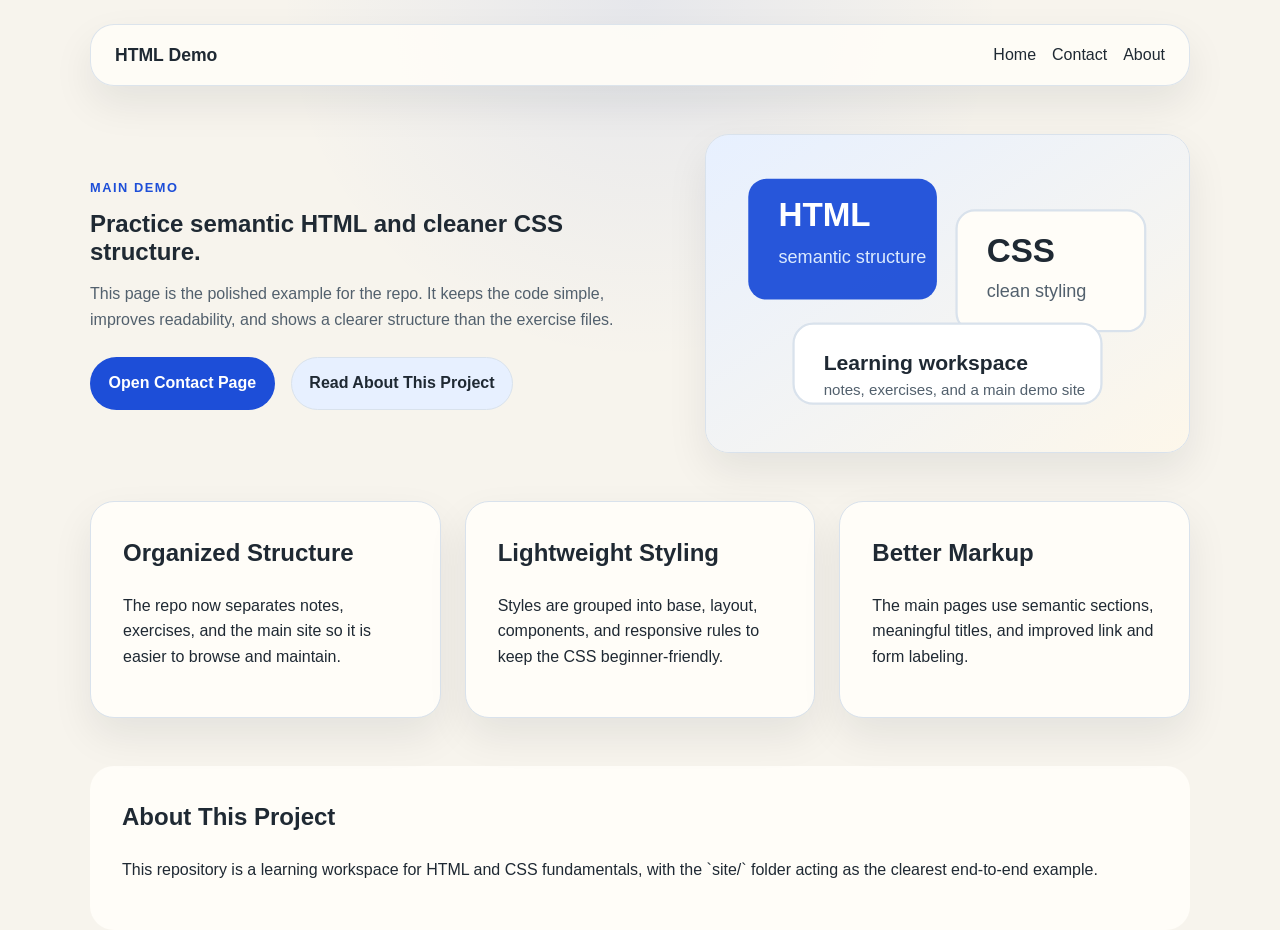
<file: site/index.html>
<!DOCTYPE html>
<html lang="en">
<head>
  <meta charset="UTF-8">
  <meta name="viewport" content="width=device-width, initial-scale=1.0">
  <title>HTML Demo Site</title>
  <link rel="stylesheet" href="style.css">
</head>
<body>
  <header class="site-header">
    <nav class="site-nav" aria-label="Main navigation">
      <a class="site-nav__brand" href="./index.html">HTML Demo</a>
      <ul class="site-nav__links">
        <li><a aria-current="page" href="./index.html">Home</a></li>
        <li><a href="./contact.html">Contact</a></li>
        <li><a href="#about">About</a></li>
      </ul>
    </nav>
  </header>

  <main>
    <section class="hero">
      <div class="hero__content">
        <p class="eyebrow">Main Demo</p>
        <h1>Practice semantic HTML and cleaner CSS structure.</h1>
        <p class="lead">
          This page is the polished example for the repo. It keeps the code simple,
          improves readability, and shows a clearer structure than the exercise files.
        </p>
        <div class="hero__actions">
          <a class="button button--primary" href="./contact.html">Open Contact Page</a>
          <a class="button button--secondary" href="#about">Read About This Project</a>
        </div>
      </div>
      <img
        class="hero__image"
        src="./assets/hero.svg"
        alt="Decorative illustration for the HTML demo site"
      >
    </section>

    <section class="content-grid" aria-label="Demo highlights">
      <article class="card">
        <h2>Organized Structure</h2>
        <p>
          The repo now separates notes, exercises, and the main site so it is easier
          to browse and maintain.
        </p>
      </article>

      <article class="card">
        <h2>Lightweight Styling</h2>
        <p>
          Styles are grouped into base, layout, components, and responsive rules to
          keep the CSS beginner-friendly.
        </p>
      </article>

      <article class="card">
        <h2>Better Markup</h2>
        <p>
          The main pages use semantic sections, meaningful titles, and improved
          link and form labeling.
        </p>
      </article>
    </section>
  </main>

  <footer class="site-footer" id="about">
    <h2>About This Project</h2>
    <p>
      This repository is a learning workspace for HTML and CSS fundamentals, with
      the `site/` folder acting as the clearest end-to-end example.
    </p>
  </footer>
</body>
</html>
</file>
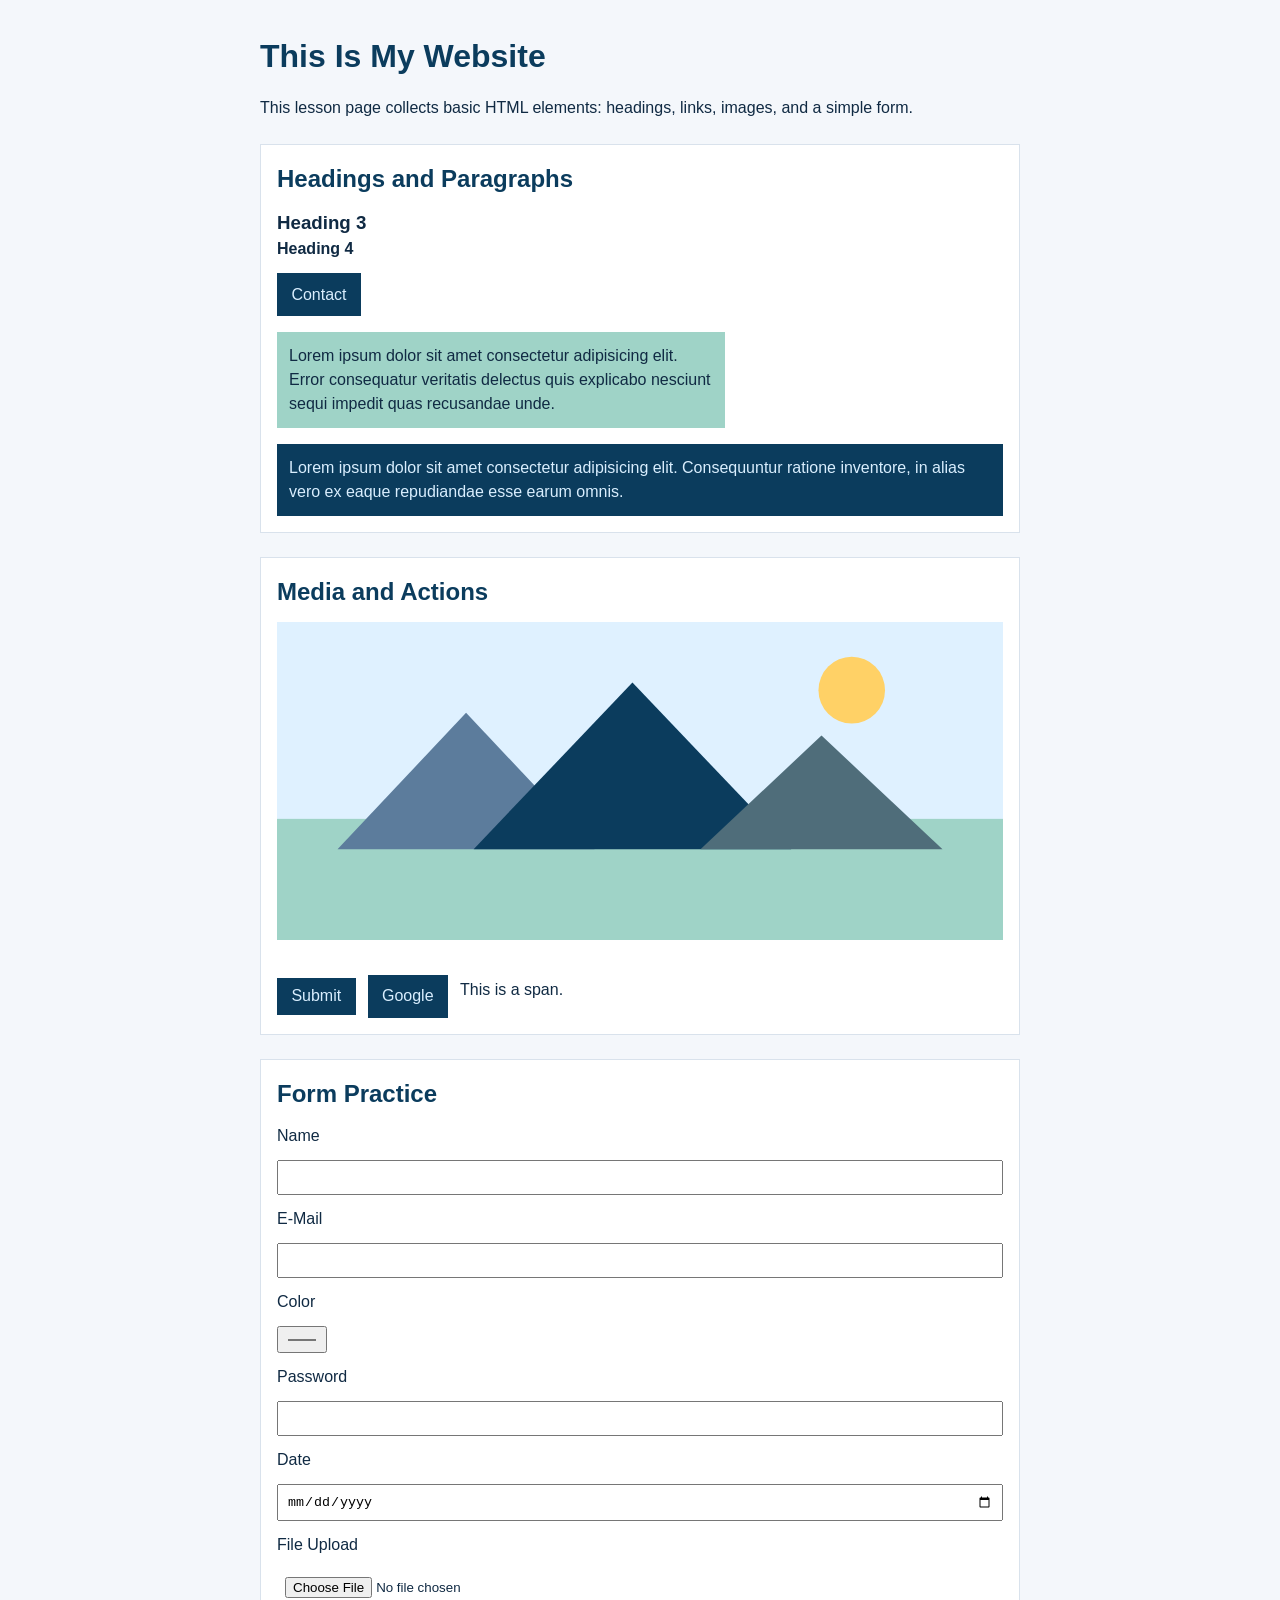
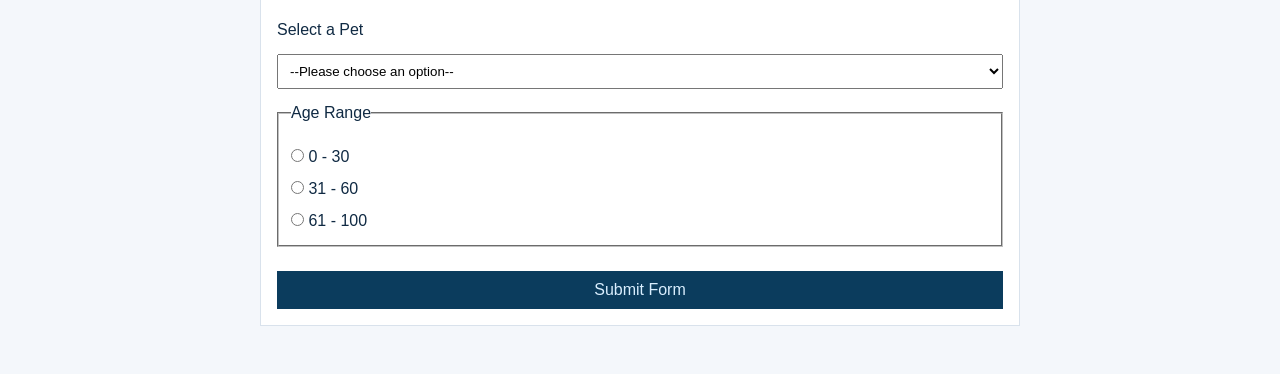
<file: exercises/lesson-d1/index.html>
<!DOCTYPE html>
<html lang="en">
<head>
  <meta charset="UTF-8">
  <meta name="viewport" content="width=device-width, initial-scale=1.0">
  <title>Lesson D1</title>
  <link rel="stylesheet" href="style.css">
</head>
<body>
  <main class="lesson-shell">
    <h1>This Is My Website</h1>
    <p class="lesson-intro">
      This lesson page collects basic HTML elements: headings, links, images, and a simple form.
    </p>

    <section class="lesson-block">
      <h2>Headings and Paragraphs</h2>
      <h3>Heading 3</h3>
      <h4>Heading 4</h4>
      <a href="./contact.html">Contact</a>

      <p id="intro-para">
        Lorem ipsum dolor sit amet consectetur adipisicing elit. Error consequatur
        veritatis delectus quis explicabo nesciunt sequi impedit quas recusandae unde.
      </p>

      <p class="blue-paras">
        Lorem ipsum dolor sit amet consectetur adipisicing elit. Consequuntur ratione
        inventore, in alias vero ex eaque repudiandae esse earum omnis.
      </p>
    </section>

    <section class="lesson-block">
      <h2>Media and Actions</h2>
      <img
        src="./assets/lesson-image.svg"
        alt="Landscape photo used as a lesson image example"
        width="100%"
      >

      <div class="inline-actions">
        <button type="button">Submit</button>
        <a href="https://www.google.com">Google</a>
        <span>This is a span.</span>
      </div>
    </section>

    <section class="lesson-block">
      <h2>Form Practice</h2>
      <form action="#">
        <label for="name">Name</label>
        <input id="name" type="text" autocomplete="name">

        <label for="email">E-Mail</label>
        <input id="email" type="email" autocomplete="email">

        <label for="color">Color</label>
        <input id="color" type="color">

        <label for="password">Password</label>
        <input id="password" type="password" autocomplete="current-password">

        <label for="date">Date</label>
        <input id="date" type="date">

        <label for="file">File Upload</label>
        <input id="file" type="file">

        <label for="pet-select">Select a Pet</label>
        <select name="pets" id="pet-select">
          <option value="">--Please choose an option--</option>
          <option value="dog">Dog</option>
          <option value="cat">Cat</option>
          <option value="hamster">Hamster</option>
          <option value="parrot">Parrot</option>
          <option value="spider">Spider</option>
          <option value="goldfish">Goldfish</option>
        </select>

        <fieldset class="radio-group">
          <legend>Age Range</legend>
          <label><input type="radio" id="age-1" name="age" value="30"> 0 - 30</label>
          <label><input type="radio" id="age-2" name="age" value="60"> 31 - 60</label>
          <label><input type="radio" id="age-3" name="age" value="100"> 61 - 100</label>
        </fieldset>

        <input type="submit" value="Submit Form">
      </form>
    </section>
  </main>
</body>
</html>
</file>
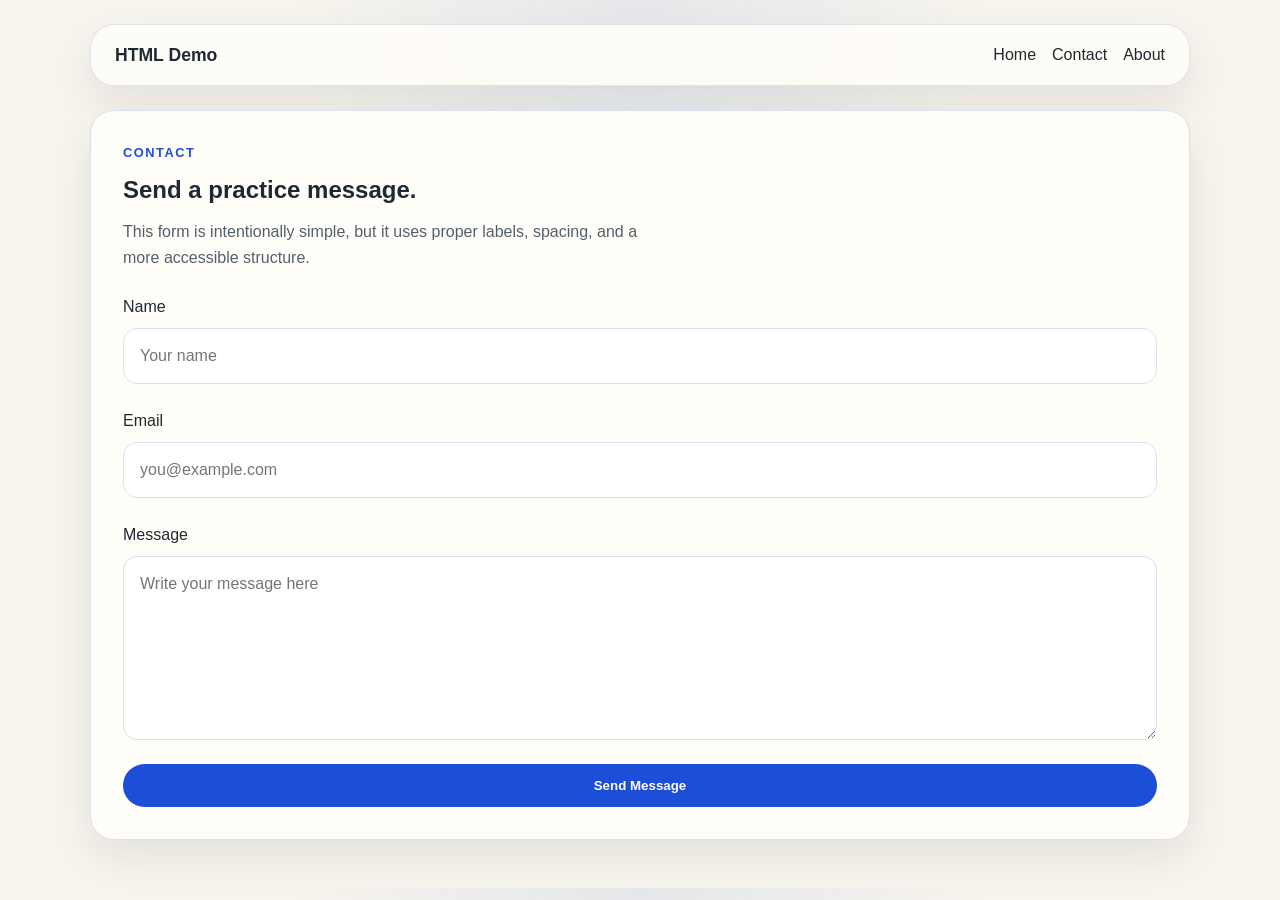
<file: site/contact.html>
<!DOCTYPE html>
<html lang="en">
<head>
  <meta charset="UTF-8">
  <meta name="viewport" content="width=device-width, initial-scale=1.0">
  <title>Contact | HTML Demo Site</title>
  <link rel="stylesheet" href="style.css">
</head>
<body>
  <header class="site-header">
    <nav class="site-nav" aria-label="Main navigation">
      <a class="site-nav__brand" href="./index.html">HTML Demo</a>
      <ul class="site-nav__links">
        <li><a href="./index.html">Home</a></li>
        <li><a aria-current="page" href="./contact.html">Contact</a></li>
        <li><a href="./index.html#about">About</a></li>
      </ul>
    </nav>
  </header>

  <main class="page-shell">
    <section class="panel">
      <p class="eyebrow">Contact</p>
      <h1>Send a practice message.</h1>
      <p class="lead">
        This form is intentionally simple, but it uses proper labels, spacing, and
        a more accessible structure.
      </p>

      <form class="contact-form" action="#">
        <div class="field">
          <label for="contact-name">Name</label>
          <input id="contact-name" name="name" type="text" placeholder="Your name">
        </div>

        <div class="field">
          <label for="contact-email">Email</label>
          <input id="contact-email" name="email" type="email" placeholder="you@example.com">
        </div>

        <div class="field">
          <label for="contact-message">Message</label>
          <textarea id="contact-message" name="message" rows="6" placeholder="Write your message here"></textarea>
        </div>

        <button class="button button--primary" type="submit">Send Message</button>
      </form>
    </section>
  </main>
</body>
</html>
</file>
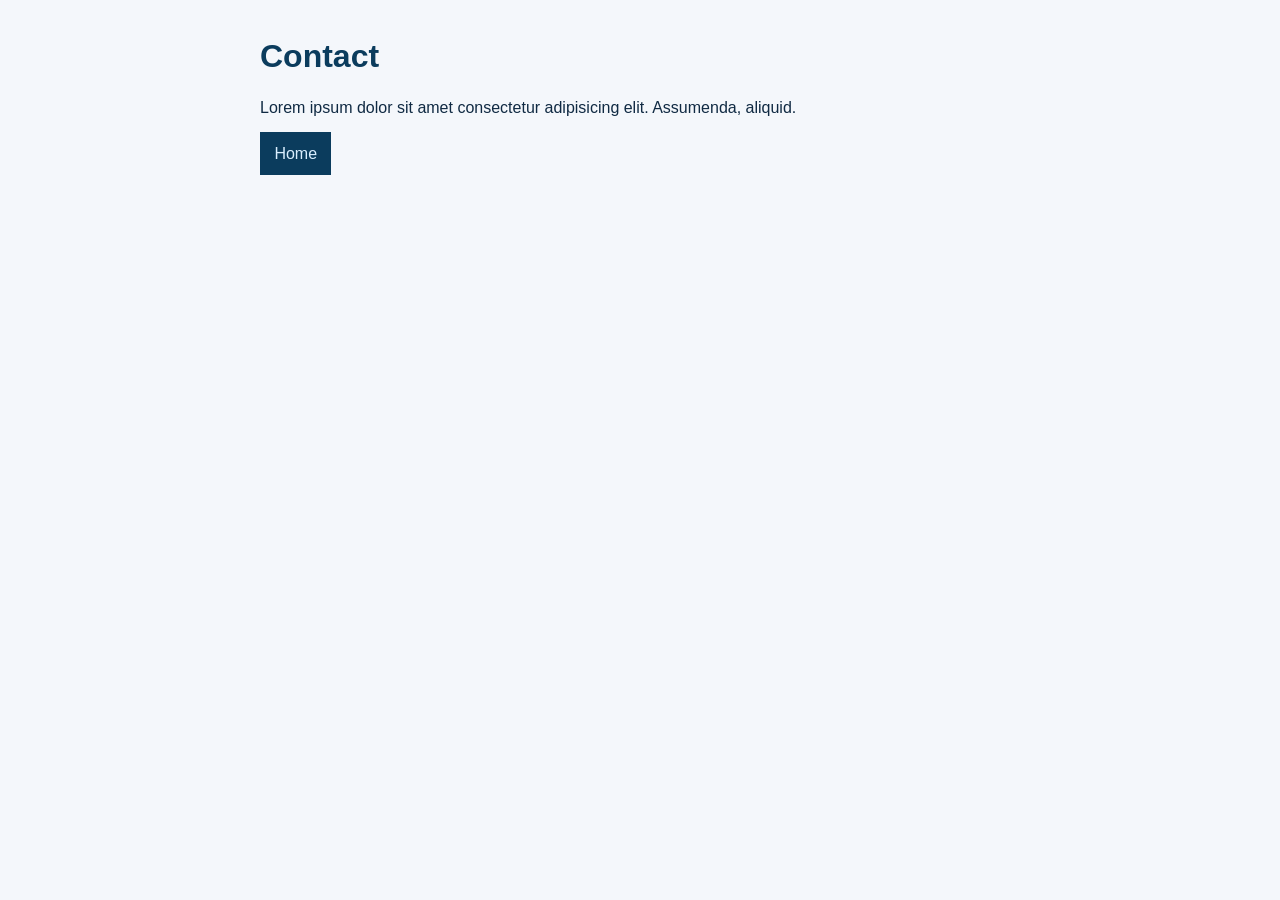
<file: exercises/lesson-d1/contact.html>
<!DOCTYPE html>
<html lang="en">
<head>
  <meta charset="UTF-8">
  <meta name="viewport" content="width=device-width, initial-scale=1.0">
  <title>Lesson D1 Contact</title>
  <link rel="stylesheet" href="style.css">
</head>
<body>
  <main class="lesson-shell">
    <h1>Contact</h1>
    <p>Lorem ipsum dolor sit amet consectetur adipisicing elit. Assumenda, aliquid.</p>
    <a href="./index.html">Home</a>
  </main>
</body>
</html>
</file>
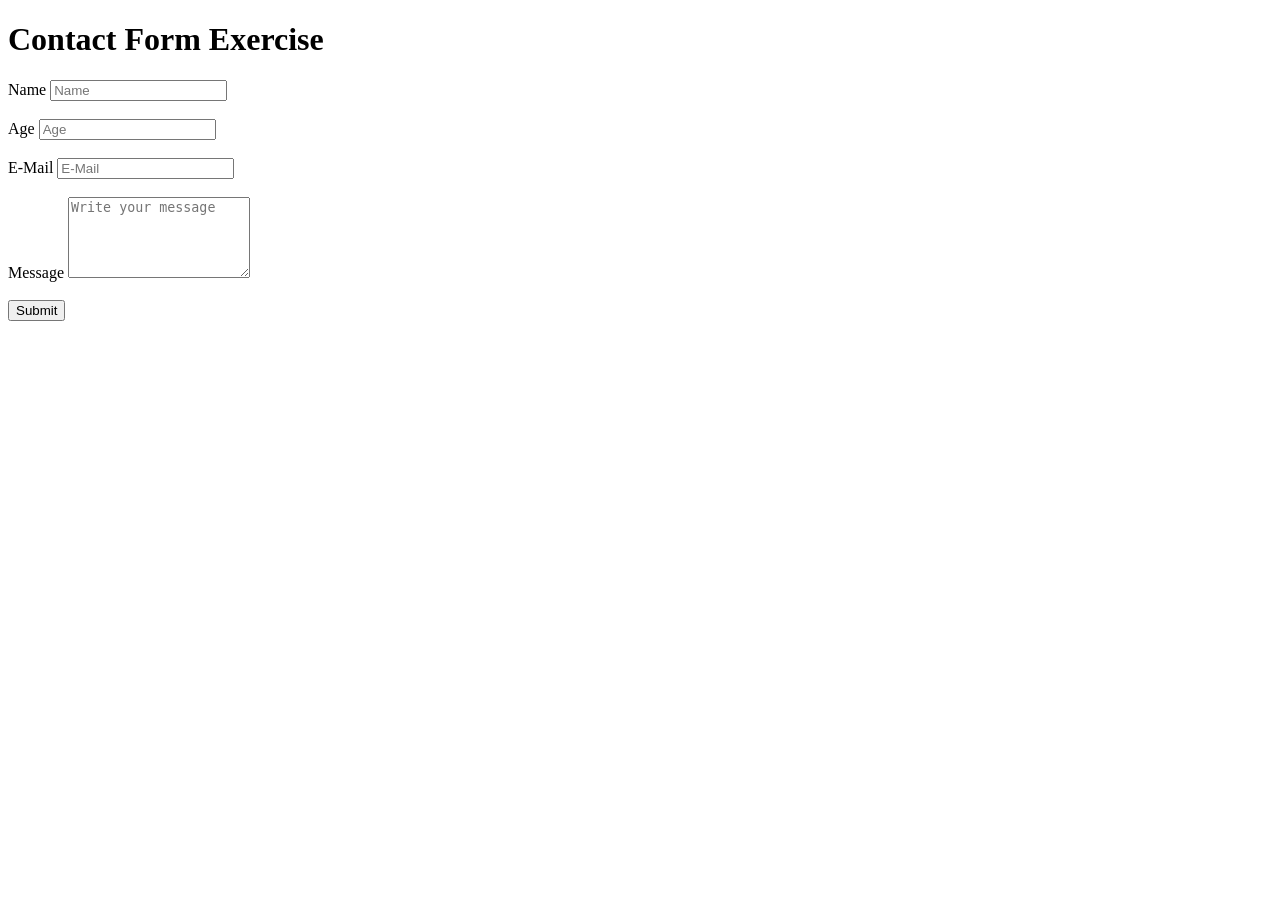
<file: exercises/task-d1/contact-form.html>
<!DOCTYPE html>
<html lang="en">
<head>
  <meta charset="UTF-8">
  <meta name="viewport" content="width=device-width, initial-scale=1.0">
  <title>Contact Form Exercise</title>
</head>
<body>
  <h1>Contact Form Exercise</h1>

  <form action="#">
    <label for="name">Name</label>
    <input type="text" id="name" placeholder="Name">
    <br>
    <br>

    <label for="age">Age</label>
    <input type="number" id="age" placeholder="Age" required>
    <br>
    <br>

    <label for="email">E-Mail</label>
    <input type="email" id="email" placeholder="E-Mail" required>
    <br>
    <br>

    <label for="message">Message</label>
    <textarea id="message" name="message" rows="5" placeholder="Write your message"></textarea>
    <br>
    <br>

    <button type="submit">Submit</button>
  </form>
</body>
</html>
</file>
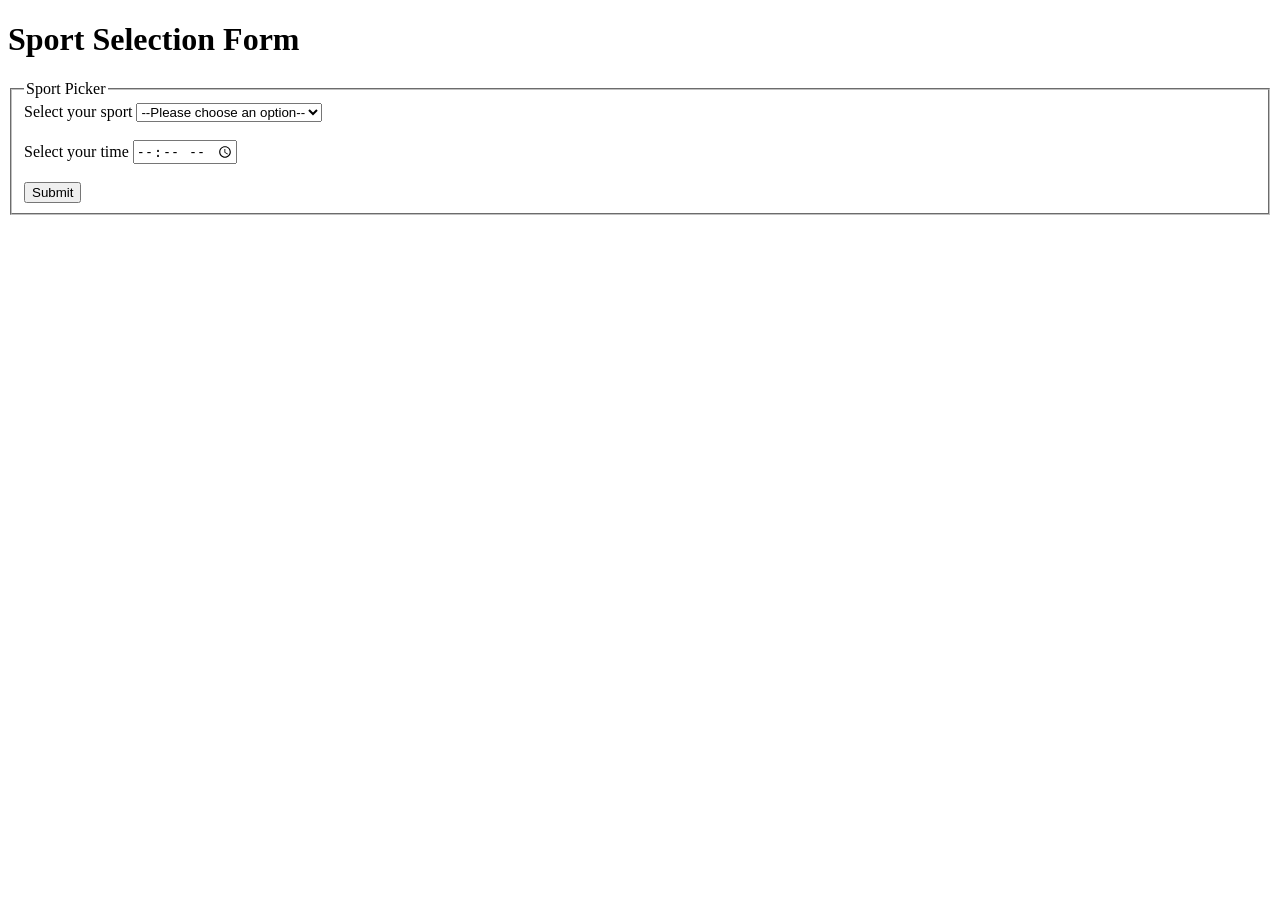
<file: exercises/task-d1/sport-selection-form.html>
<!DOCTYPE html>
<html lang="en">
<head>
  <meta charset="UTF-8">
  <meta name="viewport" content="width=device-width, initial-scale=1.0">
  <title>Sport Selection Form</title>
</head>
<body>
  <h1>Sport Selection Form</h1>

  <form action="#">
    <fieldset>
      <legend>Sport Picker</legend>

      <label for="sport-picker">Select your sport</label>
      <select id="sport-picker" name="sport" required>
        <option value="">--Please choose an option--</option>
        <option value="rugby">Rugby</option>
        <option value="soccer">Soccer</option>
        <option value="golf">Golf</option>
      </select>
      <br>
      <br>

      <label for="time-picker">Select your time</label>
      <input type="time" name="time" id="time-picker">
      <br>
      <br>

      <button type="submit">Submit</button>
    </fieldset>
  </form>
</body>
</html>
</file>
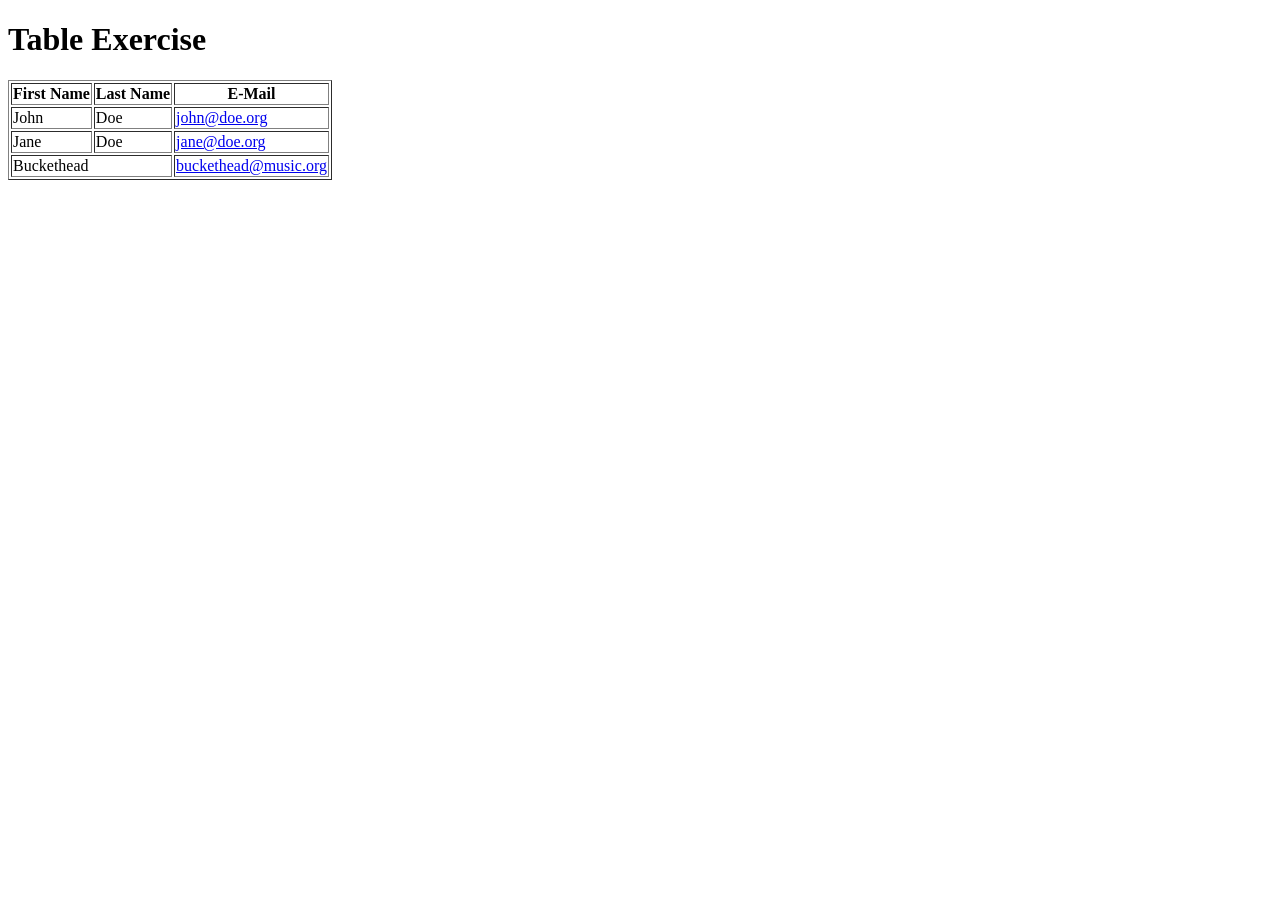
<file: exercises/task-d1/table.html>
<!DOCTYPE html>
<html lang="en">
<head>
  <meta charset="UTF-8">
  <meta name="viewport" content="width=device-width, initial-scale=1.0">
  <title>Table Exercise</title>
</head>
<body>
  <h1>Table Exercise</h1>

  <table border="1">
    <thead>
      <tr>
        <th scope="col">First Name</th>
        <th scope="col">Last Name</th>
        <th scope="col">E-Mail</th>
      </tr>
    </thead>
    <tbody>
      <tr>
        <td>John</td>
        <td>Doe</td>
        <td><a href="mailto:john@doe.org">john@doe.org</a></td>
      </tr>
      <tr>
        <td>Jane</td>
        <td>Doe</td>
        <td><a href="mailto:jane@doe.org">jane@doe.org</a></td>
      </tr>
      <tr>
        <td colspan="2">Buckethead</td>
        <td><a href="mailto:buckethead@music.org">buckethead@music.org</a></td>
      </tr>
    </tbody>
  </table>
</body>
</html>
</file>
<file: site/style.css>
:root {
  --color-bg: #f7f4ed;
  --color-surface: #fffdf8;
  --color-surface-strong: #e7f0ff;
  --color-text: #1f2933;
  --color-muted: #52606d;
  --color-primary: #1d4ed8;
  --color-primary-dark: #163ea8;
  --color-border: #d9e2ec;
  --shadow-soft: 0 18px 40px rgba(15, 23, 42, 0.08);
  --radius-md: 14px;
  --radius-lg: 24px;
  --space-1: 0.5rem;
  --space-2: 0.75rem;
  --space-3: 1rem;
  --space-4: 1.5rem;
  --space-5: 2rem;
  --space-6: 3rem;
  --max-width: 1100px;
}

*,
*::before,
*::after {
  box-sizing: border-box;
}

html {
  scroll-behavior: smooth;
}

body {
  margin: 0;
  font-family: "Trebuchet MS", "Segoe UI", sans-serif;
  line-height: 1.6;
  color: var(--color-text);
  background:
    radial-gradient(circle at top, rgba(29, 78, 216, 0.08), transparent 32%),
    var(--color-bg);
}

img {
  display: block;
  max-width: 100%;
}

a {
  color: inherit;
}

/* Layout */

.site-header,
.page-shell,
.site-footer,
.hero,
.content-grid {
  width: min(calc(100% - 2rem), var(--max-width));
  margin: 0 auto;
}

.site-header {
  padding: var(--space-4) 0;
}

.site-nav {
  display: flex;
  align-items: center;
  justify-content: space-between;
  gap: var(--space-3);
  padding: var(--space-3) var(--space-4);
  background: rgba(255, 253, 248, 0.88);
  border: 1px solid rgba(217, 226, 236, 0.9);
  border-radius: var(--radius-lg);
  box-shadow: var(--shadow-soft);
}

.site-nav__brand {
  font-size: 1.1rem;
  font-weight: 700;
  text-decoration: none;
}

.site-nav__links {
  display: flex;
  gap: var(--space-3);
  margin: 0;
  padding: 0;
  list-style: none;
}

.hero {
  display: grid;
  grid-template-columns: 1.2fr 1fr;
  gap: var(--space-5);
  align-items: center;
  padding: var(--space-4) 0 var(--space-6);
}

.content-grid {
  display: grid;
  grid-template-columns: repeat(3, 1fr);
  gap: var(--space-4);
  padding-bottom: var(--space-6);
}

.page-shell {
  padding-bottom: var(--space-6);
}

.site-footer {
  padding: 0 0 var(--space-6);
}

/* Components */

.eyebrow {
  margin: 0 0 var(--space-2);
  font-size: 0.8rem;
  font-weight: 700;
  letter-spacing: 0.12em;
  text-transform: uppercase;
  color: var(--color-primary);
}

.lead {
  color: var(--color-muted);
  max-width: 60ch;
}

.hero__content h1,
.panel h1 {
  margin: 0 0 var(--space-3);
  line-height: 1.15;
}

.hero__actions {
  display: flex;
  flex-wrap: wrap;
  gap: var(--space-3);
  margin-top: var(--space-4);
}

.hero__image,
.panel,
.card,
.site-footer {
  border-radius: var(--radius-lg);
}

.hero__image,
.panel,
.card {
  border: 1px solid var(--color-border);
  box-shadow: var(--shadow-soft);
}

.hero__image {
  width: 100%;
}

.panel,
.card,
.site-footer {
  background: var(--color-surface);
}

.panel,
.card,
.site-footer {
  padding: var(--space-5);
}

.card h2,
.site-footer h2 {
  margin-top: 0;
}

.button {
  display: inline-flex;
  align-items: center;
  justify-content: center;
  padding: 0.8rem 1.1rem;
  border-radius: 999px;
  border: 1px solid transparent;
  font-weight: 700;
  text-decoration: none;
}

.button--primary {
  background: var(--color-primary);
  color: #ffffff;
}

.button--primary:hover,
.button--primary:focus-visible {
  background: var(--color-primary-dark);
}

.button--secondary {
  border-color: var(--color-border);
  background: var(--color-surface-strong);
}

.contact-form {
  display: grid;
  gap: var(--space-4);
  margin-top: var(--space-4);
}

.field {
  display: grid;
  gap: var(--space-1);
}

.field input,
.field textarea {
  width: 100%;
  padding: 0.9rem 1rem;
  border: 1px solid var(--color-border);
  border-radius: var(--radius-md);
  font: inherit;
  background: #ffffff;
}

.field input:focus,
.field textarea:focus,
.button:focus-visible,
.site-nav a:focus-visible {
  outline: 3px solid rgba(29, 78, 216, 0.25);
  outline-offset: 2px;
}

.site-nav a {
  text-decoration: none;
}

.site-nav a:hover,
.site-nav a:focus-visible {
  color: var(--color-primary);
}

/* Responsive */

@media (max-width: 768px) {
  .site-nav,
  .site-nav__links,
  .hero,
  .content-grid {
    grid-template-columns: 1fr;
  }

  .site-nav,
  .site-nav__links {
    display: flex;
    flex-direction: column;
    align-items: flex-start;
  }

  .content-grid {
    display: grid;
  }

  .hero {
    padding-top: 0;
  }
}
</file>
<file: exercises/lesson-d1/style.css>
* {
  margin: 0;
  padding: 0;
  box-sizing: border-box;
}

body {
  font-family: Arial, Helvetica, sans-serif;
  background-color: #f4f7fb;
  color: #102a43;
  line-height: 1.5;
}

.lesson-shell {
  width: min(calc(100% - 2rem), 760px);
  margin: 0 auto;
  padding: 2rem 0 3rem;
}

.lesson-block {
  margin-top: 1.5rem;
  padding: 1rem;
  background-color: #ffffff;
  border: 1px solid #d9e2ec;
}

.lesson-intro {
  margin-top: 0.75rem;
}

h1,
h2 {
  color: #0b3c5d;
}

h1 {
  margin-bottom: 1rem;
}

h2 {
  margin-bottom: 0.75rem;
}

a,
button,
input[type="submit"] {
  display: inline-block;
  background-color: #0b3c5d;
  color: #d9eefe;
  font-size: 1rem;
  font-weight: 400;
  text-decoration: none;
  border: none;
  padding: 0.6rem 0.9rem;
  margin-top: 0.75rem;
}

a:hover,
button:hover,
input[type="submit"]:hover {
  background-color: #1f6f8b;
  color: #ffffff;
}

.blue-paras {
  margin-top: 1rem;
  background-color: #0b3c5d;
  color: #d9eefe;
  padding: 0.75rem;
}

#intro-para {
  margin-top: 1rem;
  background-color: #9fd3c7;
  max-width: 28rem;
  padding: 0.75rem;
}

.inline-actions {
  display: flex;
  flex-wrap: wrap;
  gap: 0.75rem;
  align-items: center;
  margin-top: 1rem;
}

form {
  display: grid;
  gap: 0.75rem;
}

input,
select {
  padding: 0.5rem;
}

.radio-group {
  padding: 0.75rem;
}

.radio-group label {
  display: block;
  margin-top: 0.5rem;
}
</file>
